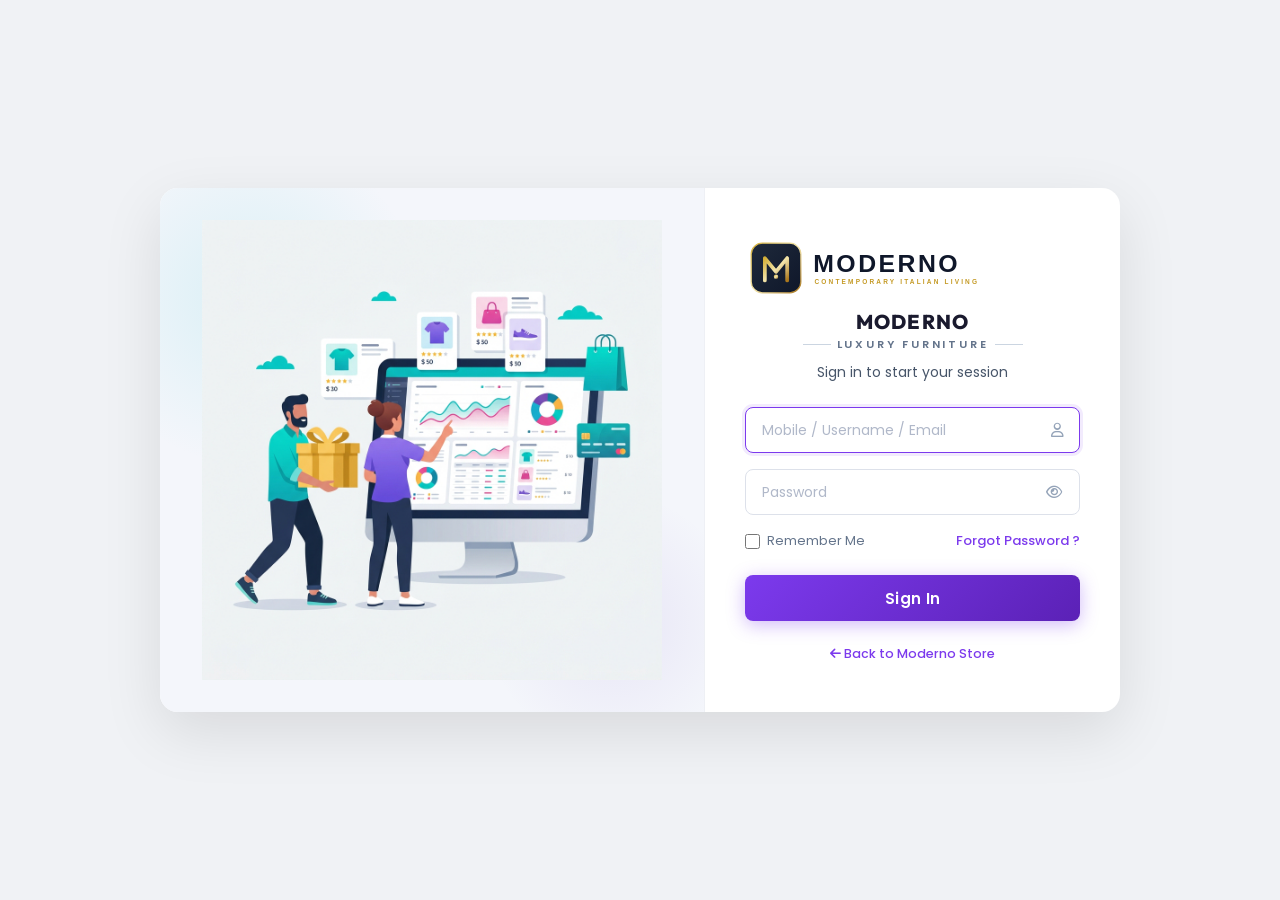
<file: admin/index.html>
<!DOCTYPE html>
<html lang="en">
<head>
    <meta charset="UTF-8">
    <meta name="viewport" content="width=device-width, initial-scale=1.0">
    <title>Admin Login - MODERNO Luxury Furniture</title>
    <link rel="icon" href="../images/favicon.svg">
    <link rel="stylesheet" href="https://cdnjs.cloudflare.com/ajax/libs/font-awesome/6.5.1/css/all.min.css">
    <link href="https://fonts.googleapis.com/css2?family=Outfit:wght@400;500;600;700;800;900&family=Poppins:wght@300;400;500;600;700&display=swap" rel="stylesheet">
    <style>
        *, *::before, *::after {
            box-sizing: border-box;
            margin: 0;
            padding: 0;
        }

        body {
            font-family: 'Poppins', -apple-system, BlinkMacSystemFont, sans-serif;
            background: #f0f2f5;
            min-height: 100vh;
            display: flex;
            align-items: center;
            justify-content: center;
            padding: 1rem;
        }

        /* ── Main Login Container ── */
        .login-container {
            display: flex;
            width: 100%;
            max-width: 960px;
            min-height: 520px;
            background: #ffffff;
            border-radius: 18px;
            box-shadow: 0 20px 60px rgba(0, 0, 0, 0.10);
            overflow: hidden;
        }

        /* ── LEFT PANEL – Illustration ── */
        .login-left {
            flex: 1.1;
            background: #f4f6fb;
            display: flex;
            align-items: center;
            justify-content: center;
            padding: 2rem;
            position: relative;
            overflow: hidden;
        }

        .login-left::before {
            content: '';
            position: absolute;
            width: 340px;
            height: 340px;
            background: radial-gradient(circle, rgba(100, 210, 220, 0.18) 0%, transparent 70%);
            top: -60px;
            left: -80px;
            pointer-events: none;
        }

        .login-left::after {
            content: '';
            position: absolute;
            width: 260px;
            height: 260px;
            background: radial-gradient(circle, rgba(120, 80, 200, 0.10) 0%, transparent 70%);
            bottom: -40px;
            right: -40px;
            pointer-events: none;
        }

        .illustration-img {
            width: 100%;
            max-width: 460px;
            height: auto;
            position: relative;
            z-index: 1;
            animation: float 5s ease-in-out infinite;
        }

        @keyframes float {
            0%, 100% { transform: translateY(0px); }
            50%       { transform: translateY(-10px); }
        }

        /* ── RIGHT PANEL – Form ── */
        .login-right {
            flex: 0 0 380px;
            display: flex;
            flex-direction: column;
            align-items: center;
            justify-content: center;
            padding: 2.75rem 2.5rem;
            border-left: 1px solid #eef0f5;
        }

        /* Brand */
        .brand-wrap {
            display: flex;
            flex-direction: column;
            align-items: center;
            margin-bottom: 1.5rem;
            text-align: center;
        }

        .brand-logo-link {
            display: block;
            margin-bottom: 0.75rem;
        }

        .brand-logo-link img {
            height: 62px;
            width: auto;
            display: block;
        }

        .brand-title {
            font-family: 'Outfit', sans-serif;
            font-size: 1.25rem;
            font-weight: 800;
            color: #1a1a2e;
            letter-spacing: 0.06em;
            line-height: 1.1;
        }

        .brand-sub {
            display: flex;
            align-items: center;
            gap: 6px;
            font-size: 0.7rem;
            font-weight: 600;
            letter-spacing: 0.25em;
            color: #64748b;
            margin-top: 3px;
        }

        .brand-sub::before,
        .brand-sub::after {
            content: '';
            display: block;
            height: 1px;
            width: 28px;
            background: #cbd5e1;
        }

        .login-tagline {
            font-size: 0.875rem;
            color: #475569;
            margin-top: 0.6rem;
        }

        /* Alert */
        .alert-error {
            width: 100%;
            background: #fef2f2;
            border: 1px solid #fecaca;
            color: #dc2626;
            padding: 0.65rem 0.9rem;
            border-radius: 8px;
            font-size: 0.8rem;
            margin-bottom: 1.2rem;
            display: flex;
            align-items: center;
            gap: 0.5rem;
        }

        /* Form */
        .login-form {
            width: 100%;
        }

        .form-group {
            margin-bottom: 1rem;
            position: relative;
        }

        .form-control {
            width: 100%;
            height: 46px;
            padding: 0 3rem 0 1rem;
            font-size: 0.875rem;
            font-family: inherit;
            border: 1.5px solid #dde1ea;
            border-radius: 8px;
            background: #ffffff;
            color: #1a1a2e;
            transition: all 0.2s ease;
            outline: none;
        }

        .form-control::placeholder {
            color: #b0b8c9;
        }

        .form-control:focus {
            border-color: #7c3aed;
            box-shadow: 0 0 0 3px rgba(124, 58, 237, 0.10);
        }

        .input-icon-right {
            position: absolute;
            right: 1rem;
            top: 50%;
            transform: translateY(-50%);
            color: #94a3b8;
            font-size: 0.9rem;
            pointer-events: none;
        }

        .toggle-password-btn {
            position: absolute;
            right: 0.9rem;
            top: 50%;
            transform: translateY(-50%);
            background: none;
            border: none;
            color: #94a3b8;
            cursor: pointer;
            padding: 0.25rem;
            font-size: 0.9rem;
            display: flex;
            align-items: center;
            justify-content: center;
            transition: color 0.2s;
        }

        .toggle-password-btn:hover {
            color: #7c3aed;
        }

        /* Remember & Forgot row */
        .form-meta-row {
            display: flex;
            align-items: center;
            justify-content: space-between;
            margin-bottom: 1.5rem;
            margin-top: 0.25rem;
        }

        .remember-wrap {
            display: flex;
            align-items: center;
            gap: 0.45rem;
            font-size: 0.8125rem;
            color: #64748b;
            cursor: pointer;
            user-select: none;
        }

        .remember-wrap input[type="checkbox"] {
            width: 15px;
            height: 15px;
            accent-color: #7c3aed;
            cursor: pointer;
        }

        .forgot-link {
            font-size: 0.8125rem;
            color: #7c3aed;
            text-decoration: none;
            font-weight: 500;
            transition: color 0.2s;
        }

        .forgot-link:hover {
            color: #5b21b6;
            text-decoration: underline;
        }

        /* Submit Button */
        .btn-submit {
            width: 100%;
            height: 46px;
            background: linear-gradient(135deg, #7c3aed 0%, #5b21b6 100%);
            color: #ffffff;
            border: none;
            border-radius: 8px;
            font-size: 0.9375rem;
            font-weight: 600;
            font-family: inherit;
            cursor: pointer;
            display: flex;
            align-items: center;
            justify-content: center;
            gap: 0.5rem;
            letter-spacing: 0.02em;
            box-shadow: 0 4px 18px rgba(124, 58, 237, 0.35);
            transition: all 0.25s ease;
        }

        .btn-submit:hover {
            background: linear-gradient(135deg, #6d28d9 0%, #4c1d95 100%);
            box-shadow: 0 6px 22px rgba(124, 58, 237, 0.45);
            transform: translateY(-1px);
        }

        .btn-submit:active {
            transform: translateY(0);
        }

        /* Back link */
        .back-to-store {
            margin-top: 1.5rem;
            text-align: center;
            font-size: 0.78rem;
            color: #94a3b8;
        }

        .back-to-store a {
            color: #7c3aed;
            text-decoration: none;
            font-weight: 500;
        }

        .back-to-store a:hover {
            text-decoration: underline;
        }

        /* ── Responsive ── */
        @media (max-width: 768px) {
            .login-container {
                flex-direction: column;
                max-width: 420px;
            }

            .login-left {
                padding: 2rem 1.5rem 1rem;
                min-height: 220px;
            }

            .illustration-img {
                max-width: 280px;
            }

            .login-right {
                flex: none;
                padding: 2rem 1.75rem 2.25rem;
                border-left: none;
                border-top: 1px solid #eef0f5;
            }
        }
    </style>
</head>
<body>

    <div class="login-container">

        <!-- LEFT: Illustration panel -->
        <div class="login-left">
            <img
                src="../images/login_illustration.png"
                alt="E-Commerce Admin Dashboard Illustration"
                class="illustration-img"
                onerror="this.style.display='none'"
            >
        </div>

        <!-- RIGHT: Login form -->
        <div class="login-right">

            <!-- Brand -->
            <div class="brand-wrap">
                <a href="../index" class="brand-logo-link" title="MODERNO Home">
                    <img onerror="window.handleImageError(this)" src="../images/logo.svg" alt="MODERNO Logo">
                </a>
                <div class="brand-title">MODERNO</div>
                <div class="brand-sub">LUXURY FURNITURE</div>
                <p class="login-tagline">Sign in to start your session</p>
            </div>

            <!-- Error alert -->
            
            <!-- Form -->
            <form method="POST" action="login" class="login-form">

                <!-- Username -->
                <div class="form-group">
                    <input
                        type="text"
                        id="username"
                        name="username"
                        class="form-control"
                        placeholder="Mobile / Username / Email"
                        required
                        autofocus
                        value=""
                    >
                    <span class="input-icon-right">
                        <i class="fa-regular fa-user"></i>
                    </span>
                </div>

                <!-- Password -->
                <div class="form-group">
                    <input
                        type="password"
                        id="password"
                        name="password"
                        class="form-control"
                        placeholder="Password"
                        required
                    >
                    <button type="button" class="toggle-password-btn" onclick="togglePassword()" aria-label="Toggle password">
                        <i class="fa-regular fa-eye" id="toggleIcon"></i>
                    </button>
                </div>

                <!-- Remember me & Forgot -->
                <div class="form-meta-row">
                    <label class="remember-wrap">
                        <input type="checkbox" name="remember" id="rememberMe">
                        Remember Me
                    </label>
                    <a href="#" class="forgot-link">Forgot Password ?</a>
                </div>

                <!-- Submit -->
                <button type="submit" class="btn-submit" id="signInBtn">
                    Sign In
                </button>
            </form>

            <div class="back-to-store">
                <a href="../index"><i class="fa-solid fa-arrow-left"></i> Back to Moderno Store</a>
            </div>

        </div><!-- /.login-right -->
    </div><!-- /.login-container -->

    <script>
        function togglePassword() {
            const pwd  = document.getElementById('password');
            const icon = document.getElementById('toggleIcon');
            if (pwd.type === 'password') {
                pwd.type = 'text';
                icon.classList.replace('fa-eye', 'fa-eye-slash');
            } else {
                pwd.type = 'password';
                icon.classList.replace('fa-eye-slash', 'fa-eye');
            }
        }
    </script>
<script src="../js/static_app.js"></script>
</body>
</html>
</file>
